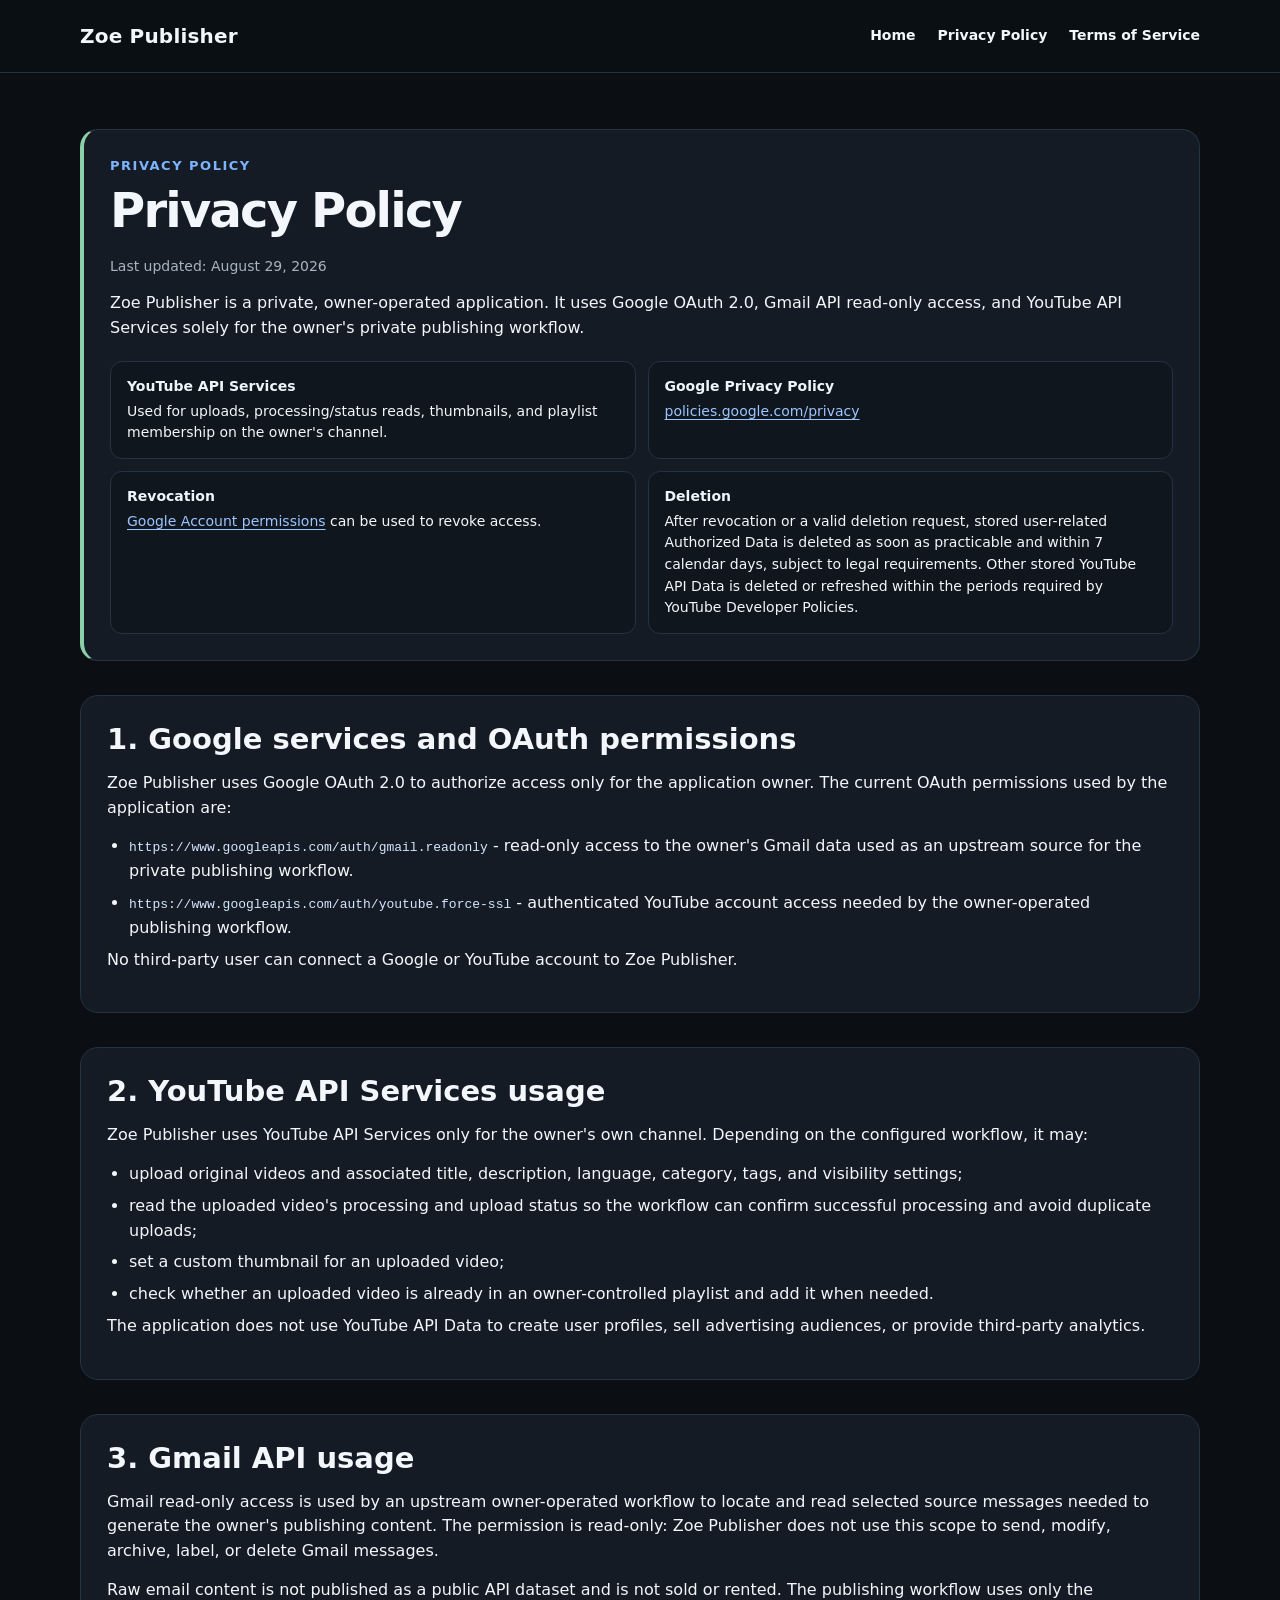
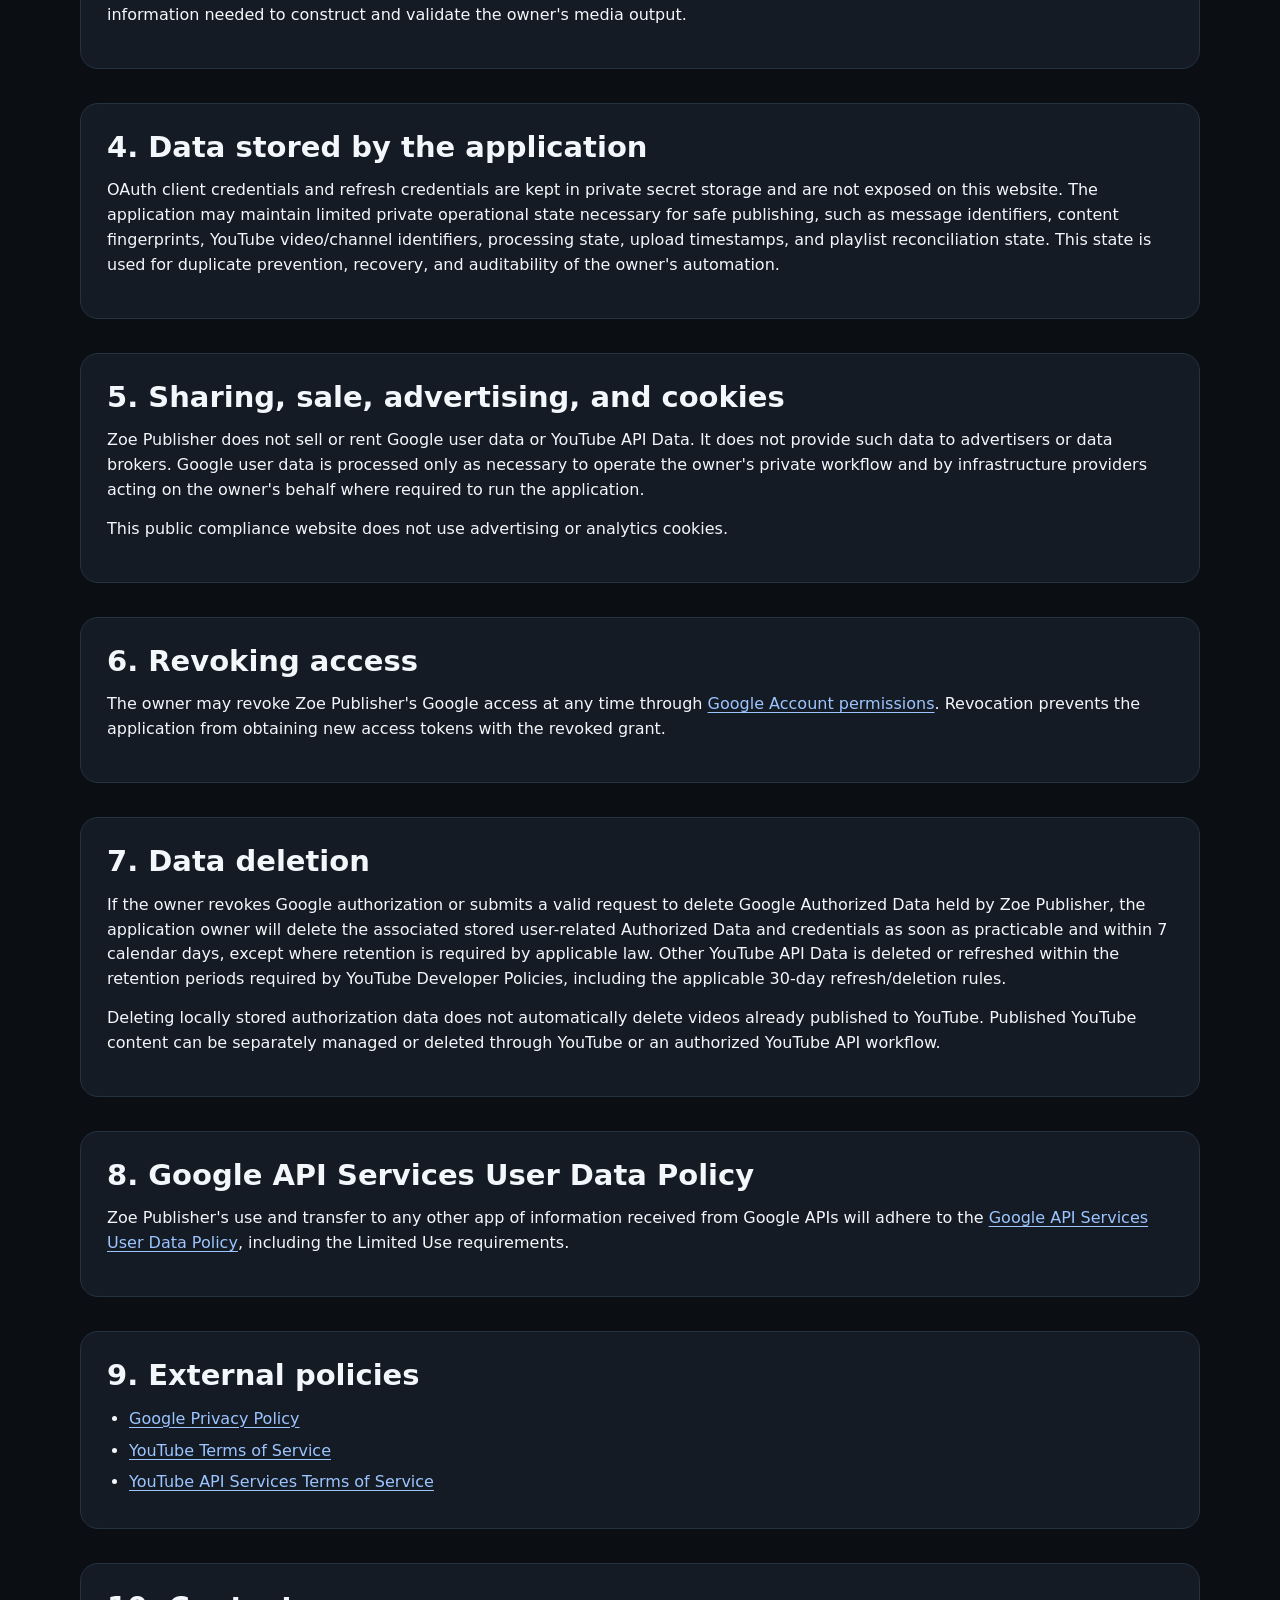
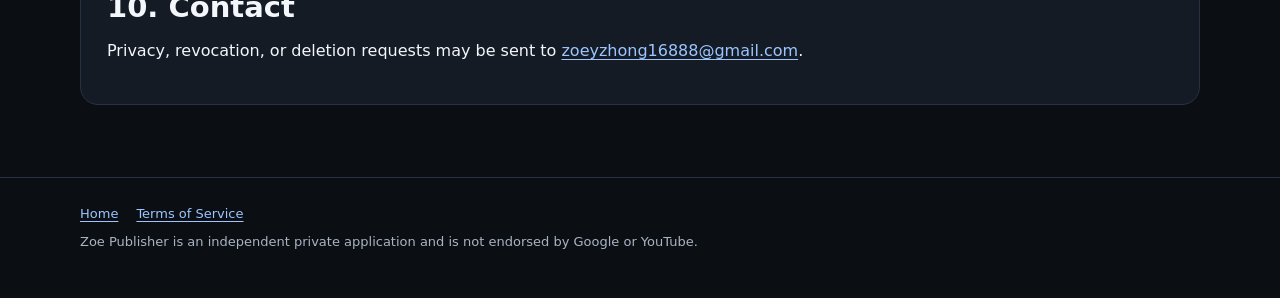
<file: privacy.html>
<!doctype html>
<html lang="en">
<head>
  <meta charset="utf-8">
  <meta name="viewport" content="width=device-width, initial-scale=1">
  <meta name="robots" content="noindex, nofollow">
  <title>Privacy Policy - Zoe Publisher</title>
  <link rel="stylesheet" href="/style.css">
</head>
<body>
<header>
  <div class="wrap nav">
    <div class="brand">Zoe Publisher</div>
    <nav aria-label="Primary">
      <a href="/">Home</a>
      <a href="/privacy.html">Privacy Policy</a>
      <a href="/terms.html">Terms of Service</a>
    </nav>
  </div>
</header>
<main>
  <div class="wrap">
    <div class="card compliance">
      <div class="kicker">Privacy Policy</div>
      <h1 style="font-size:48px">Privacy Policy</h1>
      <p class="note">Last updated: August 29, 2026</p>
      <p>Zoe Publisher is a private, owner-operated application. It uses Google OAuth 2.0, Gmail API read-only access, and YouTube API Services solely for the owner's private publishing workflow.</p>

      <div class="compliance-summary">
        <div class="summary-grid">
          <div class="summary-item"><strong>YouTube API Services</strong>Used for uploads, processing/status reads, thumbnails, and playlist membership on the owner's channel.</div>
          <div class="summary-item"><strong>Google Privacy Policy</strong><a href="https://policies.google.com/privacy">policies.google.com/privacy</a></div>
          <div class="summary-item"><strong>Revocation</strong><a href="https://security.google.com/settings/security/permissions">Google Account permissions</a> can be used to revoke access.</div>
          <div class="summary-item"><strong>Deletion</strong>After revocation or a valid deletion request, stored user-related Authorized Data is deleted as soon as practicable and within 7 calendar days, subject to legal requirements. Other stored YouTube API Data is deleted or refreshed within the periods required by YouTube Developer Policies.</div>
        </div>
      </div>
    </div>

    <section class="card">
      <h2>1. Google services and OAuth permissions</h2>
      <p>Zoe Publisher uses Google OAuth 2.0 to authorize access only for the application owner. The current OAuth permissions used by the application are:</p>
      <ul>
        <li><span class="code">https://www.googleapis.com/auth/gmail.readonly</span> - read-only access to the owner's Gmail data used as an upstream source for the private publishing workflow.</li>
        <li><span class="code">https://www.googleapis.com/auth/youtube.force-ssl</span> - authenticated YouTube account access needed by the owner-operated publishing workflow.</li>
      </ul>
      <p>No third-party user can connect a Google or YouTube account to Zoe Publisher.</p>
    </section>

    <section class="card">
      <h2>2. YouTube API Services usage</h2>
      <p>Zoe Publisher uses YouTube API Services only for the owner's own channel. Depending on the configured workflow, it may:</p>
      <ul>
        <li>upload original videos and associated title, description, language, category, tags, and visibility settings;</li>
        <li>read the uploaded video's processing and upload status so the workflow can confirm successful processing and avoid duplicate uploads;</li>
        <li>set a custom thumbnail for an uploaded video;</li>
        <li>check whether an uploaded video is already in an owner-controlled playlist and add it when needed.</li>
      </ul>
      <p>The application does not use YouTube API Data to create user profiles, sell advertising audiences, or provide third-party analytics.</p>
    </section>

    <section class="card">
      <h2>3. Gmail API usage</h2>
      <p>Gmail read-only access is used by an upstream owner-operated workflow to locate and read selected source messages needed to generate the owner's publishing content. The permission is read-only: Zoe Publisher does not use this scope to send, modify, archive, label, or delete Gmail messages.</p>
      <p>Raw email content is not published as a public API dataset and is not sold or rented. The publishing workflow uses only the information needed to construct and validate the owner's media output.</p>
    </section>

    <section class="card">
      <h2>4. Data stored by the application</h2>
      <p>OAuth client credentials and refresh credentials are kept in private secret storage and are not exposed on this website. The application may maintain limited private operational state necessary for safe publishing, such as message identifiers, content fingerprints, YouTube video/channel identifiers, processing state, upload timestamps, and playlist reconciliation state. This state is used for duplicate prevention, recovery, and auditability of the owner's automation.</p>
    </section>

    <section class="card">
      <h2>5. Sharing, sale, advertising, and cookies</h2>
      <p>Zoe Publisher does not sell or rent Google user data or YouTube API Data. It does not provide such data to advertisers or data brokers. Google user data is processed only as necessary to operate the owner's private workflow and by infrastructure providers acting on the owner's behalf where required to run the application.</p>
      <p>This public compliance website does not use advertising or analytics cookies.</p>
    </section>

    <section class="card">
      <h2>6. Revoking access</h2>
      <p>The owner may revoke Zoe Publisher's Google access at any time through <a href="https://security.google.com/settings/security/permissions">Google Account permissions</a>. Revocation prevents the application from obtaining new access tokens with the revoked grant.</p>
    </section>

    <section class="card">
      <h2>7. Data deletion</h2>
      <p>If the owner revokes Google authorization or submits a valid request to delete Google Authorized Data held by Zoe Publisher, the application owner will delete the associated stored user-related Authorized Data and credentials as soon as practicable and within 7 calendar days, except where retention is required by applicable law. Other YouTube API Data is deleted or refreshed within the retention periods required by YouTube Developer Policies, including the applicable 30-day refresh/deletion rules.</p>
      <p>Deleting locally stored authorization data does not automatically delete videos already published to YouTube. Published YouTube content can be separately managed or deleted through YouTube or an authorized YouTube API workflow.</p>
    </section>

    <section class="card">
      <h2>8. Google API Services User Data Policy</h2>
      <p>Zoe Publisher's use and transfer to any other app of information received from Google APIs will adhere to the <a href="https://developers.google.com/terms/api-services-user-data-policy">Google API Services User Data Policy</a>, including the Limited Use requirements.</p>
    </section>

    <section class="card">
      <h2>9. External policies</h2>
      <ul>
        <li><a href="https://policies.google.com/privacy">Google Privacy Policy</a></li>
        <li><a href="https://www.youtube.com/t/terms">YouTube Terms of Service</a></li>
        <li><a href="https://developers.google.com/youtube/terms/api-services-terms-of-service">YouTube API Services Terms of Service</a></li>
      </ul>
    </section>

    <section class="card">
      <h2>10. Contact</h2>
      <p>Privacy, revocation, or deletion requests may be sent to <a href="mailto:zoeyzhong16888@gmail.com">zoeyzhong16888@gmail.com</a>.</p>
    </section>
  </div>
</main>
<footer>
  <div class="wrap">
    <div class="links"><a href="/">Home</a><a href="/terms.html">Terms of Service</a></div>
    <div>Zoe Publisher is an independent private application and is not endorsed by Google or YouTube.</div>
  </div>
</footer>
</body>
</html>
</file>
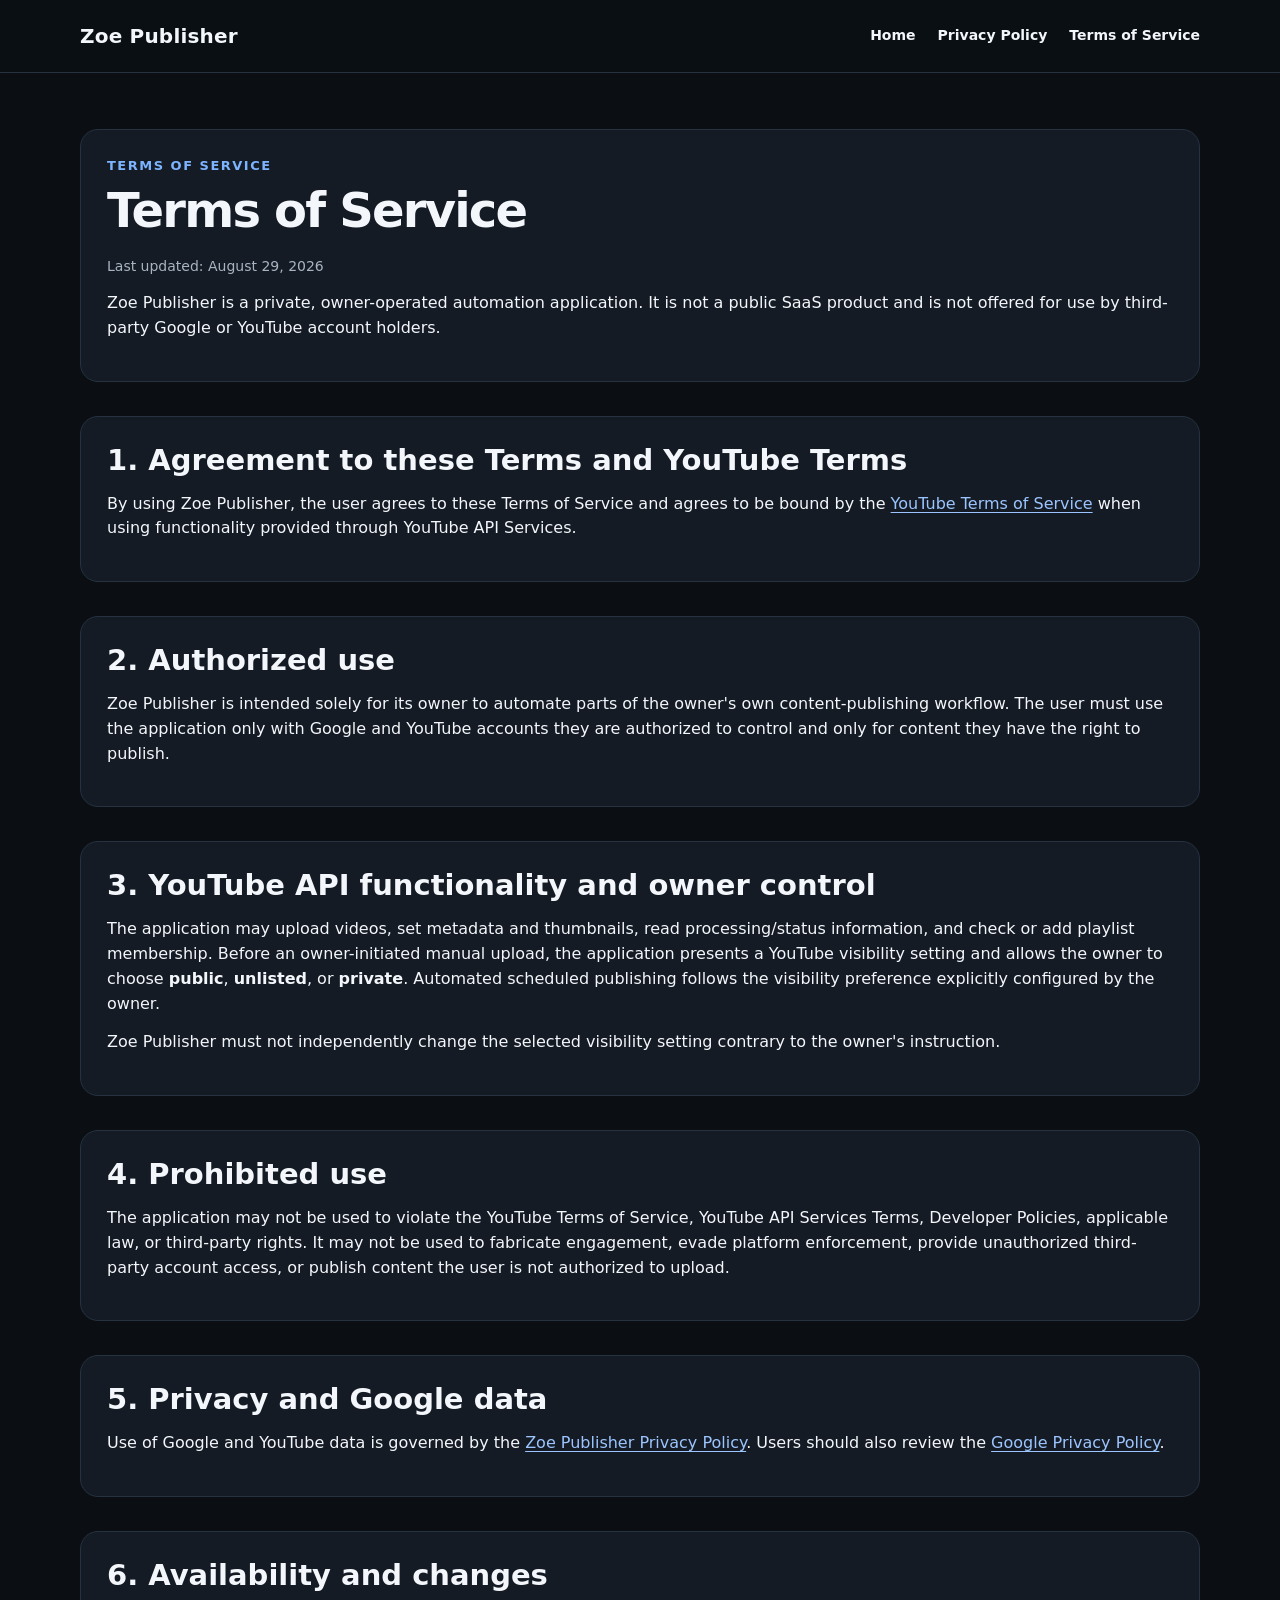
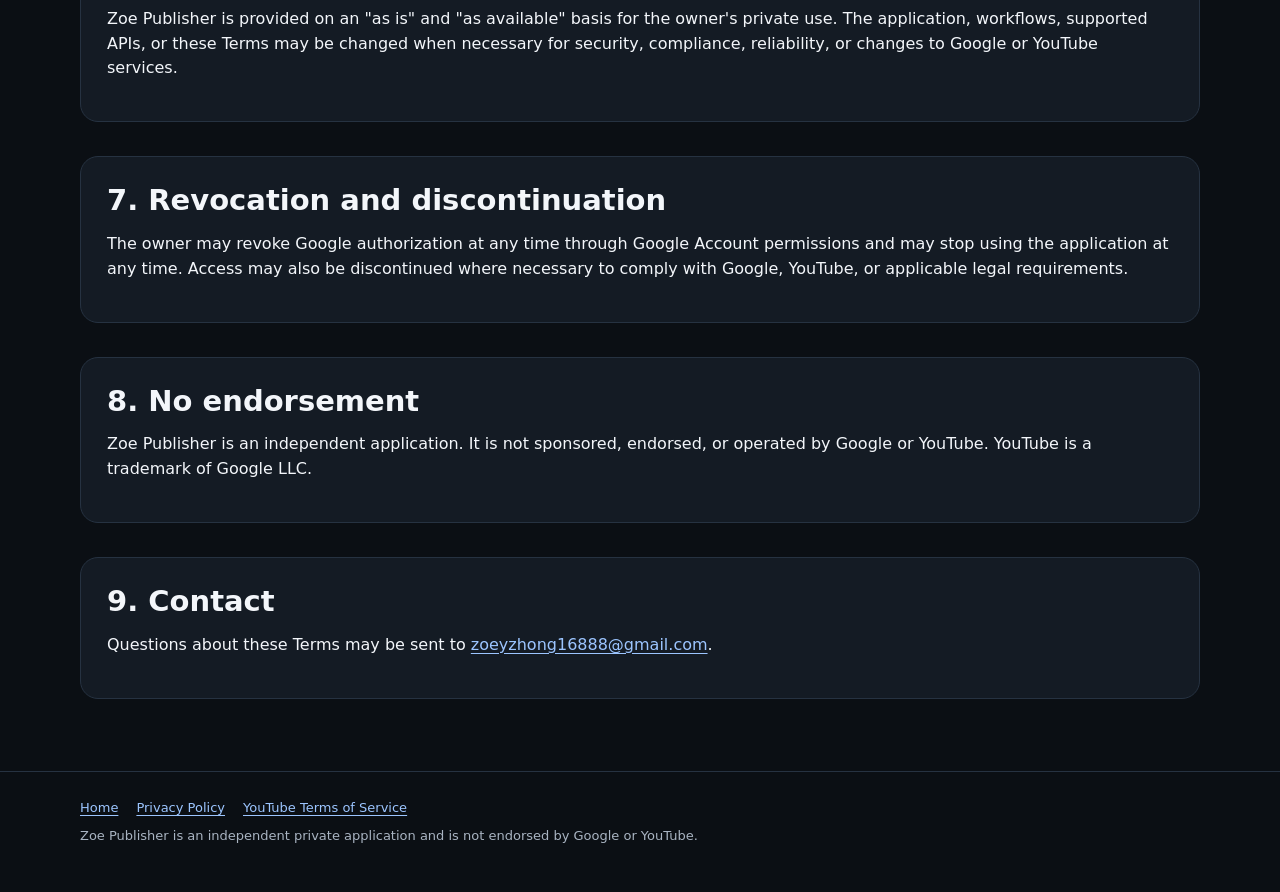
<file: terms.html>
<!doctype html>
<html lang="en">
<head>
  <meta charset="utf-8">
  <meta name="viewport" content="width=device-width, initial-scale=1">
  <meta name="robots" content="noindex, nofollow">
  <title>Terms of Service - Zoe Publisher</title>
  <link rel="stylesheet" href="/style.css">
</head>
<body>
<header>
  <div class="wrap nav">
    <div class="brand">Zoe Publisher</div>
    <nav aria-label="Primary">
      <a href="/">Home</a>
      <a href="/privacy.html">Privacy Policy</a>
      <a href="/terms.html">Terms of Service</a>
    </nav>
  </div>
</header>
<main>
  <div class="wrap">
    <div class="card">
      <div class="kicker">Terms of Service</div>
      <h1 style="font-size:48px">Terms of Service</h1>
      <p class="note">Last updated: August 29, 2026</p>
      <p>Zoe Publisher is a private, owner-operated automation application. It is not a public SaaS product and is not offered for use by third-party Google or YouTube account holders.</p>
    </div>

    <section class="card">
      <h2>1. Agreement to these Terms and YouTube Terms</h2>
      <p>By using Zoe Publisher, the user agrees to these Terms of Service and agrees to be bound by the <a href="https://www.youtube.com/t/terms">YouTube Terms of Service</a> when using functionality provided through YouTube API Services.</p>
    </section>

    <section class="card">
      <h2>2. Authorized use</h2>
      <p>Zoe Publisher is intended solely for its owner to automate parts of the owner's own content-publishing workflow. The user must use the application only with Google and YouTube accounts they are authorized to control and only for content they have the right to publish.</p>
    </section>

    <section class="card">
      <h2>3. YouTube API functionality and owner control</h2>
      <p>The application may upload videos, set metadata and thumbnails, read processing/status information, and check or add playlist membership. Before an owner-initiated manual upload, the application presents a YouTube visibility setting and allows the owner to choose <strong>public</strong>, <strong>unlisted</strong>, or <strong>private</strong>. Automated scheduled publishing follows the visibility preference explicitly configured by the owner.</p>
      <p>Zoe Publisher must not independently change the selected visibility setting contrary to the owner's instruction.</p>
    </section>

    <section class="card">
      <h2>4. Prohibited use</h2>
      <p>The application may not be used to violate the YouTube Terms of Service, YouTube API Services Terms, Developer Policies, applicable law, or third-party rights. It may not be used to fabricate engagement, evade platform enforcement, provide unauthorized third-party account access, or publish content the user is not authorized to upload.</p>
    </section>

    <section class="card">
      <h2>5. Privacy and Google data</h2>
      <p>Use of Google and YouTube data is governed by the <a href="/privacy.html">Zoe Publisher Privacy Policy</a>. Users should also review the <a href="https://policies.google.com/privacy">Google Privacy Policy</a>.</p>
    </section>

    <section class="card">
      <h2>6. Availability and changes</h2>
      <p>Zoe Publisher is provided on an "as is" and "as available" basis for the owner's private use. The application, workflows, supported APIs, or these Terms may be changed when necessary for security, compliance, reliability, or changes to Google or YouTube services.</p>
    </section>

    <section class="card">
      <h2>7. Revocation and discontinuation</h2>
      <p>The owner may revoke Google authorization at any time through Google Account permissions and may stop using the application at any time. Access may also be discontinued where necessary to comply with Google, YouTube, or applicable legal requirements.</p>
    </section>

    <section class="card">
      <h2>8. No endorsement</h2>
      <p>Zoe Publisher is an independent application. It is not sponsored, endorsed, or operated by Google or YouTube. YouTube is a trademark of Google LLC.</p>
    </section>

    <section class="card">
      <h2>9. Contact</h2>
      <p>Questions about these Terms may be sent to <a href="mailto:zoeyzhong16888@gmail.com">zoeyzhong16888@gmail.com</a>.</p>
    </section>
  </div>
</main>
<footer>
  <div class="wrap">
    <div class="links"><a href="/">Home</a><a href="/privacy.html">Privacy Policy</a><a href="https://www.youtube.com/t/terms">YouTube Terms of Service</a></div>
    <div>Zoe Publisher is an independent private application and is not endorsed by Google or YouTube.</div>
  </div>
</footer>
</body>
</html>
</file>
<file: style.css>
:root {
  --bg: #0b0f14;
  --panel: #141b24;
  --panel2: #10161e;
  --text: #f3f6fa;
  --muted: #a9b4c2;
  --line: #263241;
  --accent: #7db4ff;
  --ok: #8bd0a8;
  --warn: #f4cd7a;
}
* { box-sizing: border-box; }
html { color-scheme: dark; }
body {
  margin: 0;
  background: var(--bg);
  color: var(--text);
  font-family: Inter, ui-sans-serif, system-ui, -apple-system, BlinkMacSystemFont, "Segoe UI", Arial, sans-serif;
  line-height: 1.55;
}
a { color: #9cc5ff; text-underline-offset: 3px; }
.wrap { width: min(1120px, calc(100% - 48px)); margin: 0 auto; }
header { border-bottom: 1px solid var(--line); background: rgba(11,15,20,.96); }
.nav { min-height: 72px; display: flex; align-items: center; justify-content: space-between; gap: 24px; }
.brand { font-weight: 800; letter-spacing: .2px; font-size: 20px; }
nav { display: flex; gap: 22px; align-items: center; }
nav a { color: var(--text); text-decoration: none; font-weight: 650; font-size: 14px; }
main { padding: 56px 0 72px; }
.hero { display: grid; grid-template-columns: 1.2fr .8fr; gap: 30px; align-items: stretch; }
h1 { font-size: clamp(42px, 5vw, 66px); line-height: 1.03; margin: 0 0 20px; letter-spacing: -1.8px; }
h2 { font-size: 29px; line-height: 1.2; margin: 0 0 14px; }
h3 { font-size: 20px; margin: 0 0 10px; }
p { margin: 0 0 14px; }
.lead { font-size: 20px; color: #c9d3df; max-width: 760px; }
.card { background: var(--panel); border: 1px solid var(--line); border-radius: 18px; padding: 26px; }
.integration { display: flex; flex-direction: column; justify-content: space-between; min-height: 292px; }
.integration-logo { display: inline-flex; align-items: center; background: #fff; border-radius: 10px; padding: 12px 16px; width: fit-content; }
.integration-logo img { width: 250px; height: auto; display: block; }
.kicker { color: var(--accent); font-size: 13px; font-weight: 800; letter-spacing: 1.5px; text-transform: uppercase; margin-bottom: 10px; }
.badges { display: flex; flex-wrap: wrap; gap: 10px; margin-top: 24px; }
.badge { border: 1px solid var(--line); border-radius: 999px; padding: 7px 11px; color: #cbd5e1; font-size: 13px; background: var(--panel2); }
.grid { display: grid; grid-template-columns: repeat(2, minmax(0,1fr)); gap: 20px; margin-top: 26px; }
section { margin-top: 34px; }
ul { margin: 10px 0 4px 22px; padding: 0; }
li { margin: 7px 0; }
.compliance { border-left: 4px solid var(--ok); }
.compliance-summary { margin-top: 20px; }
.summary-grid { display: grid; grid-template-columns: repeat(2, minmax(0, 1fr)); gap: 12px; }
.summary-item { padding: 14px 16px; background: var(--panel2); border: 1px solid var(--line); border-radius: 12px; font-size: 14px; }
.summary-item strong { display: block; color: #eef5fb; margin-bottom: 3px; }
.note { color: var(--muted); font-size: 14px; }
.code { font-family: ui-monospace, SFMono-Regular, Menlo, Consolas, monospace; font-size: 13px; overflow-wrap: anywhere; color: #d6e6ff; }
footer { border-top: 1px solid var(--line); color: var(--muted); padding: 26px 0 46px; font-size: 13px; }
footer .links { display: flex; gap: 18px; flex-wrap: wrap; margin-bottom: 8px; }
@media (max-width: 800px) {
  .hero, .grid, .summary-grid { grid-template-columns: 1fr; }
  .nav { align-items: flex-start; flex-direction: column; padding: 18px 0; }
  nav { flex-wrap: wrap; }
}
@media print {
  body { background: white; color: #111; }
  header, footer { display: none; }
  .card, .summary-item { border: 1px solid #bbb; background: white; color: #111; }
  a { color: #0645ad; }
}
</file>
